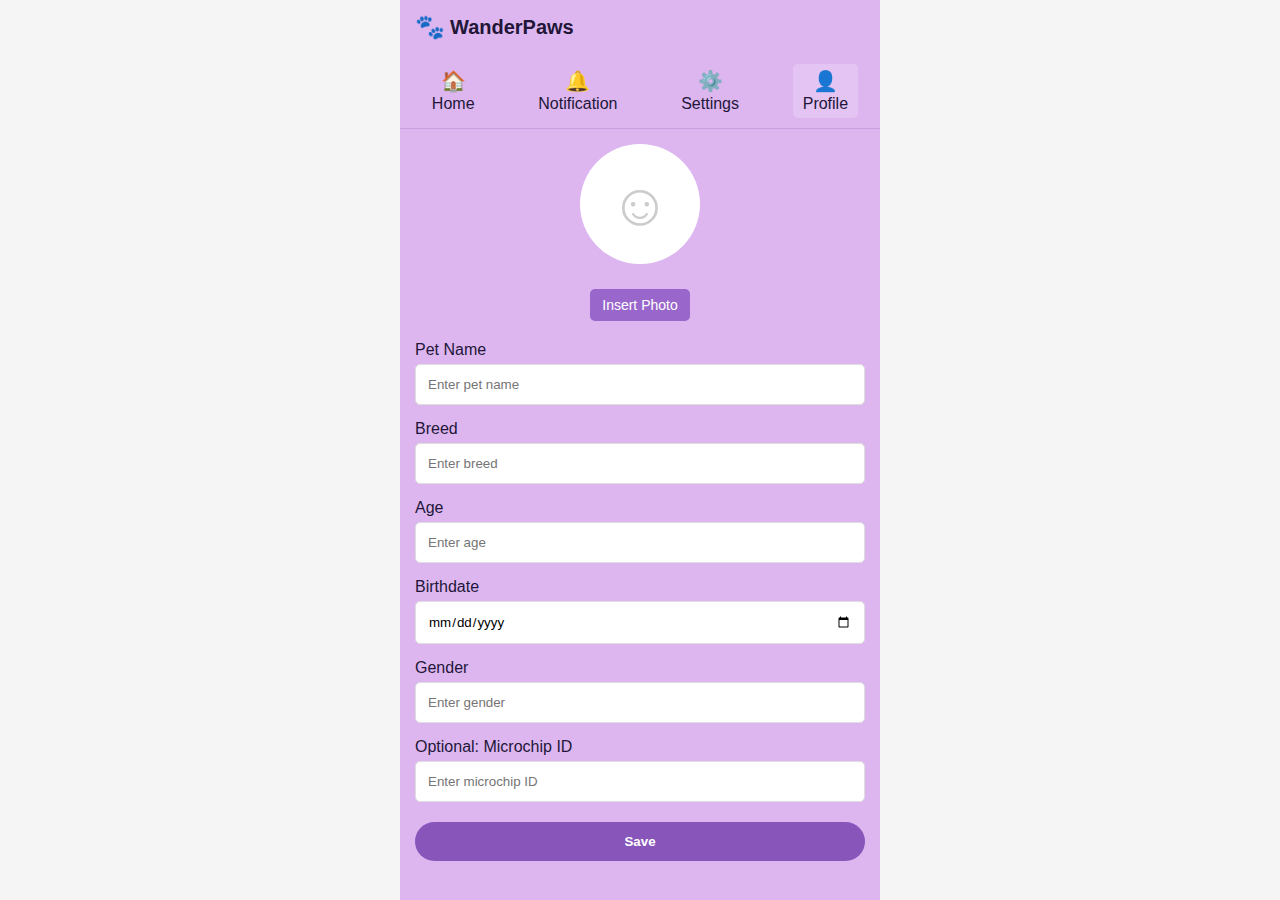
<file: wanderpaws/add-pet.html>
<!DOCTYPE html>
<html lang="en">
<head>
  <meta charset="UTF-8">
  <meta name="viewport" content="width=device-width, initial-scale=1.0">
  <title>WanderPaws - Add Pet</title>
  <link rel="stylesheet" href="styles.css">
</head>
<body>
  <div class="app-container">
    <!-- Header -->
    <div class="header">
      <div class="logo">
        <div class="paw-icon">🐾</div>
        <div>WanderPaws</div>
      </div>
    </div>
    
    <!-- Navigation Bar -->
    <div class="navbar">
      <a href="index.html" class="nav-item">
        <div class="nav-icon">🏠</div>
        <div>Home</div>
      </a>
      <a href="notification.html" class="nav-item">
        <div class="nav-icon">🔔</div>
        <div>Notification</div>
      </a>
      <a href="settings.html" class="nav-item">
        <div class="nav-icon">⚙️</div>
        <div>Settings</div>
      </a>
      <a href="profile.html" class="nav-item active">
        <div class="nav-icon">👤</div>
        <div>Profile</div>
      </a>
    </div>
    
    <!-- Add Pet Screen -->
    <div class="content">
      <form class="pet-form" action="profile.html" method="get">
        <div class="pet-photo-section">
          <div class="empty-photo">
            <span class="smile-icon">☺</span>
          </div>
          <button type="button" class="photo-btn">Insert Photo</button>
        </div>
        
        <div class="form-group">
          <label for="petName">Pet Name</label>
          <input type="text" id="petName" class="form-control" placeholder="Enter pet name">
        </div>
        
        <div class="form-group">
          <label for="petBreed">Breed</label>
          <input type="text" id="petBreed" class="form-control" placeholder="Enter breed">
        </div>
        
        <div class="form-group">
          <label for="petAge">Age</label>
          <input type="text" id="petAge" class="form-control" placeholder="Enter age">
        </div>
        
        <div class="form-group">
          <label for="petBirthdate">Birthdate</label>
          <input type="date" id="petBirthdate" class="form-control">
        </div>
        
        <div class="form-group">
          <label for="petGender">Gender</label>
          <input type="text" id="petGender" class="form-control" placeholder="Enter gender">
        </div>
        
        <div class="form-group">
          <label for="petMicrochip">Optional: Microchip ID</label>
          <input type="text" id="petMicrochip" class="form-control" placeholder="Enter microchip ID">
        </div>
        
        <button type="submit" class="btn btn-primary btn-block">Save</button>
      </form>
    </div>
  </div>
</body>
</html>
</file>
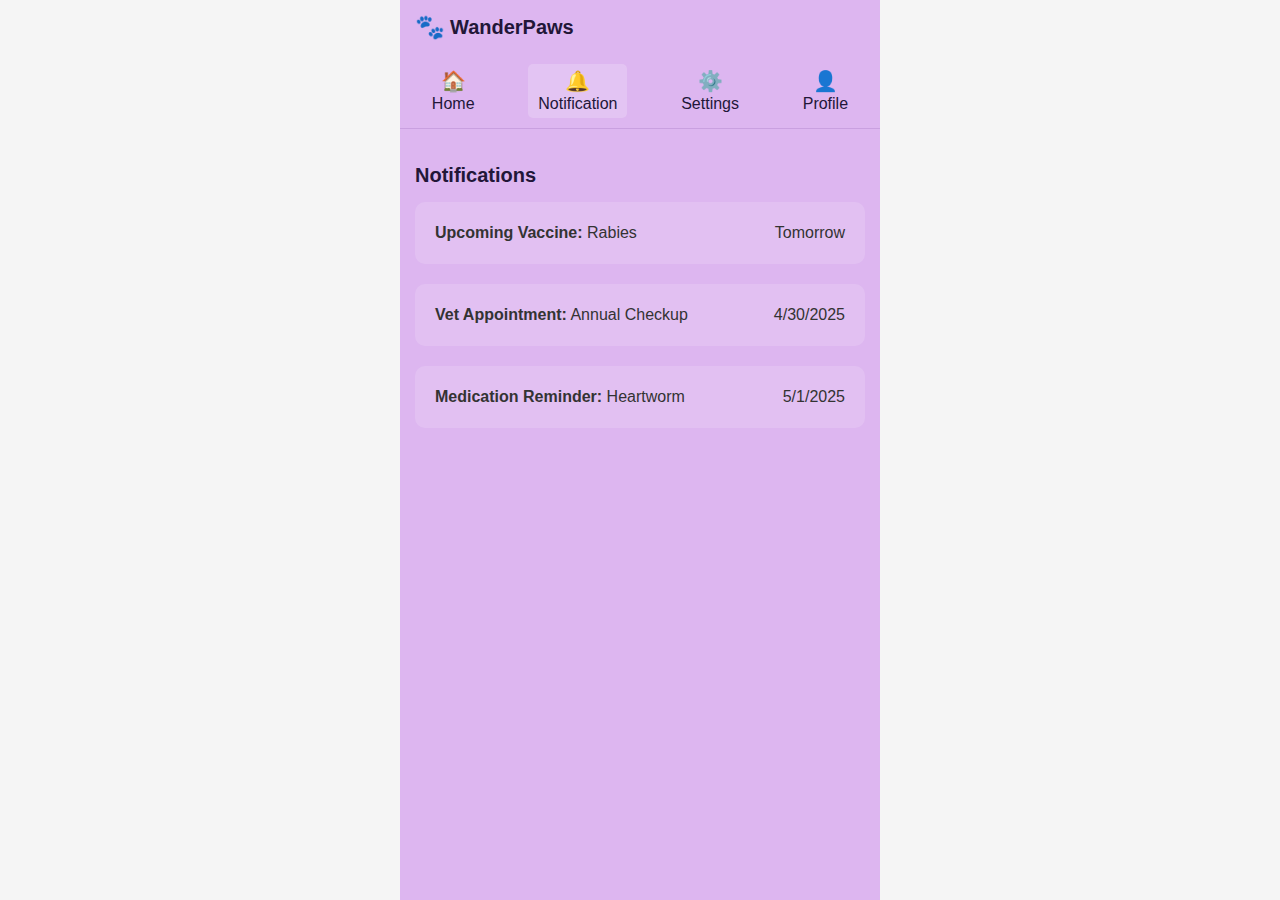
<file: wanderpaws/notification.html>
<!DOCTYPE html>
<html lang="en">
<head>
  <meta charset="UTF-8">
  <meta name="viewport" content="width=device-width, initial-scale=1.0">
  <title>WanderPaws - Notifications</title>
  <link rel="stylesheet" href="styles.css">
</head>
<body>
  <div class="app-container">
    <!-- Header -->
    <div class="header">
      <div class="logo">
        <div class="paw-icon">🐾</div>
        <div>WanderPaws</div>
      </div>
    </div>
    
    <!-- Navigation Bar -->
    <div class="navbar">
      <a href="index.html" class="nav-item">
        <div class="nav-icon">🏠</div>
        <div>Home</div>
      </a>
      <a href="notification.html" class="nav-item active">
        <div class="nav-icon">🔔</div>
        <div>Notification</div>
      </a>
      <a href="settings.html" class="nav-item">
        <div class="nav-icon">⚙️</div>
        <div>Settings</div>
      </a>
      <a href="profile.html" class="nav-item">
        <div class="nav-icon">👤</div>
        <div>Profile</div>
      </a>
    </div>
    
    <!-- Notification Screen -->
    <div class="content">
      <h2 class="section-title">Notifications</h2>
      
      <div class="reminder-item">
        <div class="reminder-row">
          <div><strong>Upcoming Vaccine:</strong> Rabies</div>
          <div>Tomorrow</div>
        </div>
      </div>
      
      <div class="reminder-item">
        <div class="reminder-row">
          <div><strong>Vet Appointment:</strong> Annual Checkup</div>
          <div>4/30/2025</div>
        </div>
      </div>
      
      <div class="reminder-item">
        <div class="reminder-row">
          <div><strong>Medication Reminder:</strong> Heartworm</div>
          <div>5/1/2025</div>
        </div>
      </div>
    </div>
  </div>
</body>
</html>
</file>
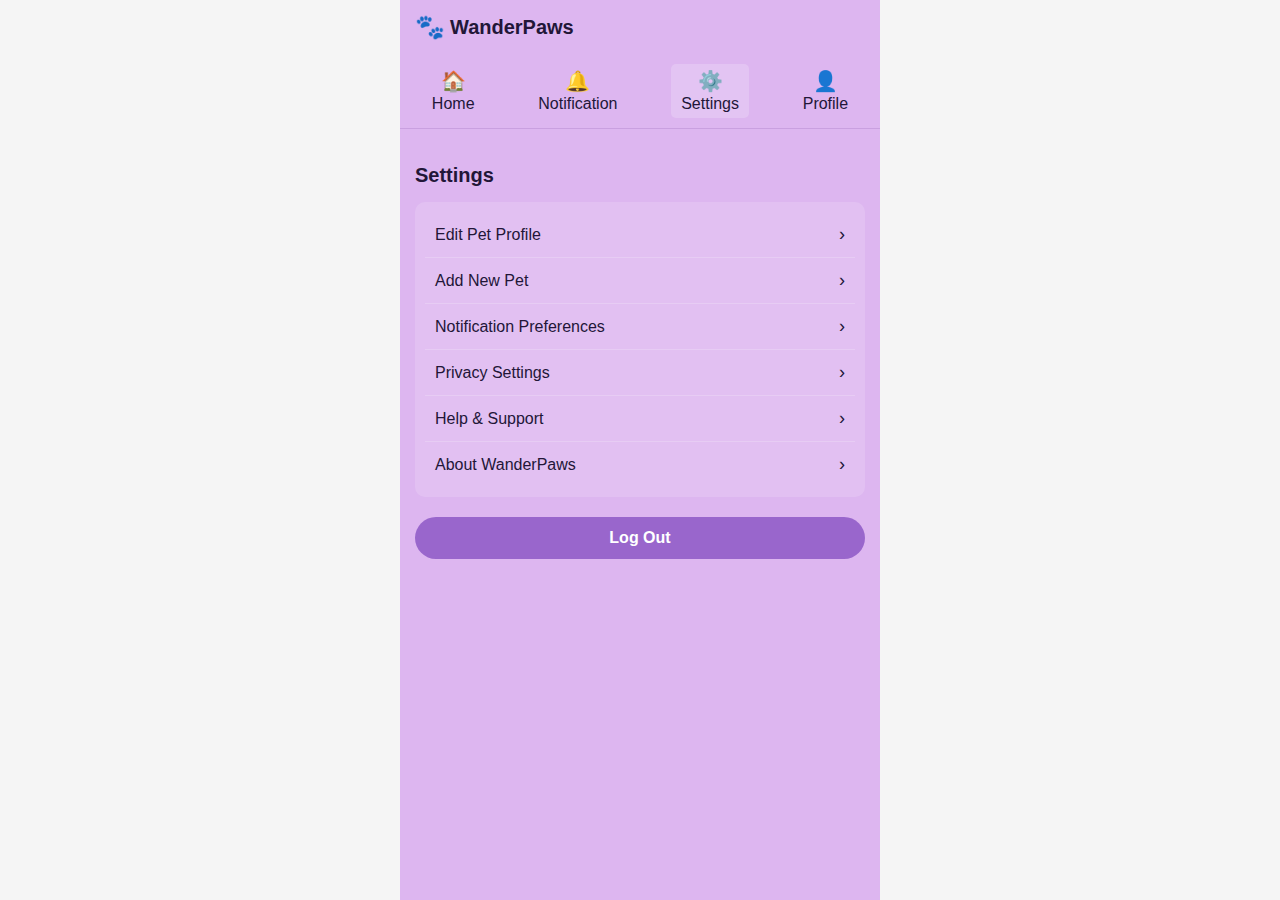
<file: wanderpaws/settings.html>
<!DOCTYPE html>
<html lang="en">
<head>
  <meta charset="UTF-8">
  <meta name="viewport" content="width=device-width, initial-scale=1.0">
  <title>WanderPaws - Settings</title>
  <link rel="stylesheet" href="styles.css">
</head>
<body>
  <div class="app-container">
    <!-- Header -->
    <div class="header">
      <div class="logo">
        <div class="paw-icon">🐾</div>
        <div>WanderPaws</div>
      </div>
    </div>
    
    <!-- Navigation Bar -->
    <div class="navbar">
      <a href="index.html" class="nav-item">
        <div class="nav-icon">🏠</div>
        <div>Home</div>
      </a>
      <a href="notification.html" class="nav-item">
        <div class="nav-icon">🔔</div>
        <div>Notification</div>
      </a>
      <a href="settings.html" class="nav-item active">
        <div class="nav-icon">⚙️</div>
        <div>Settings</div>
      </a>
      <a href="profile.html" class="nav-item">
        <div class="nav-icon">👤</div>
        <div>Profile</div>
      </a>
    </div>
    
    <!-- Settings Screen -->
    <div class="content">
      <h2 class="section-title">Settings</h2>
      
      <div class="settings-list">
        <a href="edit-profile.html" class="settings-item">
          <div>Edit Pet Profile</div>
          <div class="chevron">›</div>
        </a>
        
        <a href="add-pet.html" class="settings-item">
          <div>Add New Pet</div>
          <div class="chevron">›</div>
        </a>
        
        <a href="#" class="settings-item">
          <div>Notification Preferences</div>
          <div class="chevron">›</div>
        </a>
        
        <a href="#" class="settings-item">
          <div>Privacy Settings</div>
          <div class="chevron">›</div>
        </a>
        
        <a href="#" class="settings-item">
          <div>Help & Support</div>
          <div class="chevron">›</div>
        </a>
        
        <a href="#" class="settings-item">
          <div>About WanderPaws</div>
          <div class="chevron">›</div>
        </a>
      </div>
      
      <a href="login.html" class="btn btn-block">Log Out</a>
    </div>
  </div>
</body>
</html>
</file>
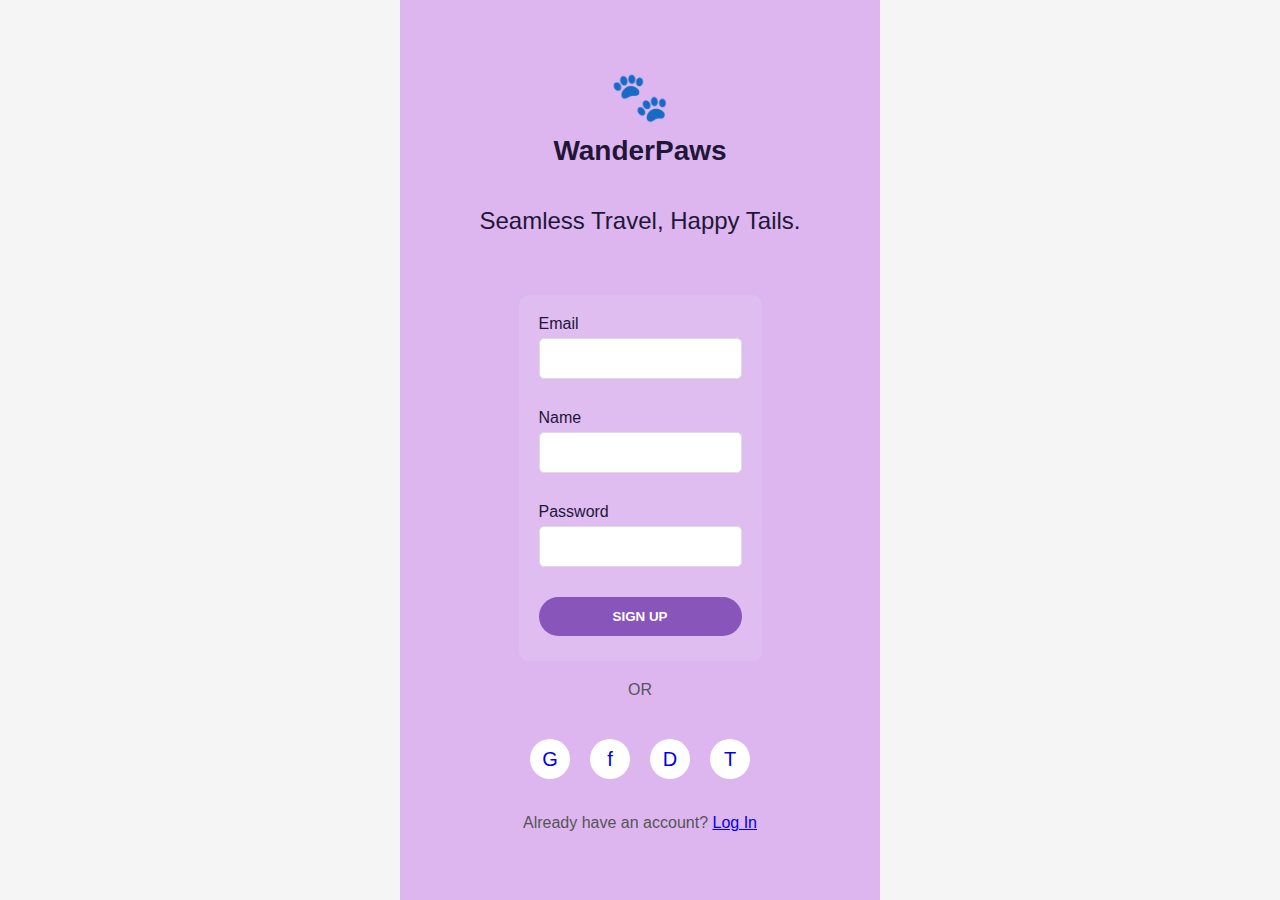
<file: wanderpaws/signup.html>
<!DOCTYPE html>
<html lang="en">
<head>
  <meta charset="UTF-8">
  <meta name="viewport" content="width=device-width, initial-scale=1.0">
  <title>WanderPaws - Sign Up</title>
  <link rel="stylesheet" href="styles.css">
</head>
<body>
  <div class="app-container">
    <div class="startup-screen">
      <div class="logo-large">
        <div class="paw-icon-large">🐾</div>
        <div class="app-name">WanderPaws</div>
      </div>
      
      <div class="tagline">Seamless Travel, Happy Tails.</div>
      
      <form class="login-form" action="index.html" method="get">
        <div class="form-group">
          <label for="email">Email</label>
          <input type="email" id="email" class="form-control" required>
        </div>
        
        <div class="form-group">
          <label for="name">Name</label>
          <input type="text" id="name" class="form-control" required>
        </div>
        
        <div class="form-group">
          <label for="password">Password</label>
          <input type="password" id="password" class="form-control" required>
        </div>
        
        <button type="submit" class="btn btn-primary btn-block">SIGN UP</button>
      </form>
      
      <div class="or-divider">
        <hr><span>OR</span><hr>
      </div>
      
      <div class="social-login">
        <a href="#" class="social-btn">G</a>
        <a href="#" class="social-btn">f</a>
        <a href="#" class="social-btn">D</a>
        <a href="#" class="social-btn">T</a>
      </div>
      
      <div class="skip-link">Already have an account? <a href="login.html">Log In</a></div>
    </div>
  </div>
</body>
</html>
</file>
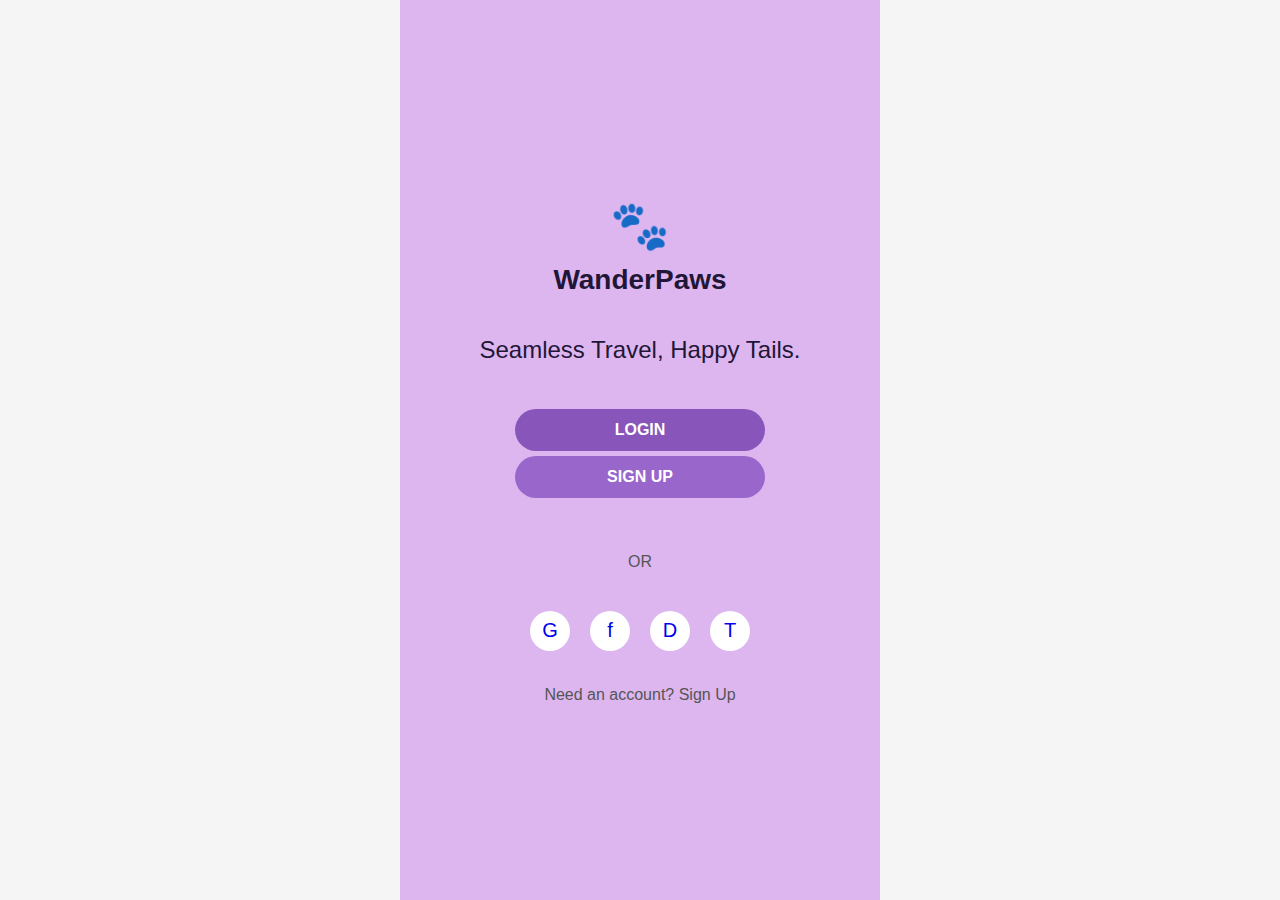
<file: wanderpaws/startup.html>
<!DOCTYPE html>
<html lang="en">
<head>
  <meta charset="UTF-8">
  <meta name="viewport" content="width=device-width, initial-scale=1.0">
  <title>WanderPaws - Welcome</title>
  <link rel="stylesheet" href="styles.css">
</head>
<body>
  <div class="app-container">
    <div class="startup-screen">
      <div class="logo-large">
        <div class="paw-icon-large">🐾</div>
        <div class="app-name">WanderPaws</div>
      </div>
      
      <div class="tagline">Seamless Travel, Happy Tails.</div>
      
      <div class="startup-buttons">
        <a href="login.html" class="btn btn-primary btn-block">LOGIN</a>
        <a href="signup.html" class="btn btn-block">SIGN UP</a>
      </div>
      
      <div class="or-divider">
        <hr><span>OR</span><hr>
      </div>
      
      <div class="social-login">
        <a href="#" class="social-btn">G</a>
        <a href="#" class="social-btn">f</a>
        <a href="#" class="social-btn">D</a>
        <a href="#" class="social-btn">T</a>
      </div>
      
      <a href="index.html" class="skip-link">Need an account? Sign Up</a>
    </div>
  </div>
</body>
</html>
</file>
<file: wanderpaws/styles.css>
/* Global Styles */
* {
    margin: 0;
    padding: 0;
    box-sizing: border-box;
    font-family: 'Arial', sans-serif;
  }
  
  body {
    background-color: #f5f5f5;
    color: #333;
  }
  
  .app-container {
    max-width: 480px;
    margin: 0 auto;
    background-color: #ddb6f0;
    min-height: 100vh;
    position: relative;
    overflow: hidden;
  }
  
  /* Logo & Header Styles */
  .header {
    background-color: #ddb6f0;
    padding: 15px;
    display: flex;
    justify-content: space-between;
    align-items: center;
    box-shadow: 0 2px 5px rgba(0,0,0,0.1);
  }
  
  .logo {
    display: flex;
    align-items: center;
    font-size: 20px;
    font-weight: bold;
    color: #221638;
  }
  
  .paw-icon {
    font-size: 24px;
    margin-right: 5px;
    line-height: 1;
  }
  
  .logo-large {
    display: flex;
    flex-direction: column;
    align-items: center;
    margin-bottom: 20px;
  }
  
  .paw-icon-large {
    font-size: 48px;
    margin-bottom: 10px;
  }
  
  .app-name {
    font-size: 28px;
    font-weight: bold;
    color: #221638;
  }
  
  /* Navigation Bar */
  .navbar {
    display: flex;
    justify-content: space-around;
    background-color: #ddb6f0;
    padding: 10px 0;
    border-bottom: 1px solid #c9a0e0;
  }
  
  .nav-item {
    display: flex;
    flex-direction: column;
    align-items: center;
    text-decoration: none;
    color: #221638;
    padding: 5px 10px;
    border-radius: 5px;
    transition: all 0.3s ease;
  }
  
  .nav-item.active {
    background-color: rgba(255, 255, 255, 0.2);
  }
  
  .nav-icon {
    font-size: 20px;
    margin-bottom: 2px;
  }
  
  /* Content Area */
  .content {
    padding: 15px;
    background-color: #ddb6f0;
  }
  
  /* Welcome Screen */
  .startup-screen {
    height: 100vh;
    display: flex;
    flex-direction: column;
    justify-content: center;
    align-items: center;
    padding: 20px;
    background-color: #ddb6f0;
    position: relative;
  }
  
  .tagline {
    font-size: 24px;
    margin: 20px 0 40px;
    text-align: center;
    color: #221638;
  }
  
  .startup-buttons {
    width: 100%;
    max-width: 250px;
    margin-bottom: 30px;
  }
  
  /* Button Styles */
  .btn {
    display: inline-block;
    padding: 12px 20px;
    border-radius: 25px;
    background-color: #9966cc;
    color: white;
    text-decoration: none;
    text-align: center;
    font-weight: bold;
    cursor: pointer;
    border: none;
    margin: 5px 0;
    transition: all 0.3s ease;
  }
  
  .btn:hover, .btn:active {
    background-color: #8855bb;
  }
  
  .btn-primary {
    background-color: #8855bb;
  }
  
  .btn-block {
    display: block;
    width: 100%;
  }
  
  .skip-link {
    margin-top: 15px;
    color: #555;
    text-decoration: none;
  }
  
  /* Pet Profile Styles */
  .pet-profile {
    display: flex;
    align-items: center;
    margin-bottom: 20px;
  }
  
  .pet-image {
    width: 60px;
    height: 60px;
    border-radius: 50%;
    object-fit: cover;
    margin-right: 15px;
    background-color: #fff;
  }
  
  .pet-image-large {
    width: 120px;
    height: 120px;
    border-radius: 50%;
    object-fit: cover;
    margin-bottom: 15px;
    background-color: #fff;
  }
  
  .welcome-text h2, .pet-info h2 {
    margin-bottom: 5px;
    color: #221638;
  }
  
  .pet-details, .pet-details-list {
    font-size: 14px;
    color: #333;
  }
  
  .pet-details-list {
    margin: 5px 0;
  }
  
  .pet-profile-detailed {
    display: flex;
    flex-direction: column;
    align-items: center;
    text-align: center;
    margin-bottom: 20px;
    padding: 15px;
    background-color: rgba(255, 255, 255, 0.1);
    border-radius: 10px;
  }
  
  /* Feature Image Section */
  .feature-image-container {
    position: relative;
    margin-bottom: 20px;
    border-radius: 10px;
    overflow: hidden;
  }
  
  .feature-image {
    width: 100%;
    height: auto;
    display: block;
  }
  
  .feature-caption {
    position: absolute;
    bottom: 0;
    left: 0;
    right: 0;
    padding: 10px 15px;
    background-color: rgba(0, 0, 0, 0.5);
    color: white;
  }
  
  /* Reminders & Lists */
  .upcoming-reminders, .reminder-item, .vaccination-list, .settings-list, .history-table {
    margin-top: 15px;
    margin-bottom: 20px;
    background-color: rgba(255, 255, 255, 0.15);
    border-radius: 10px;
    padding: 10px;
  }
  
  .reminder-row, .history-row, .vaccination-item, .settings-item {
    display: flex;
    justify-content: space-between;
    align-items: center;
    padding: 12px 10px;
    border-bottom: 1px solid rgba(255, 255, 255, 0.2);
  }
  
  .reminder-row:last-child, .history-row:last-child, .vaccination-item:last-child, .settings-item:last-child {
    border-bottom: none;
  }
  
  .with-icon {
    position: relative;
    padding-left: 30px;
  }
  
  .bell-icon, .calendar-icon {
    margin-right: 5px;
  }
  
  .chevron {
    font-size: 18px;
  }
  
  /* Settings Items */
  .settings-item {
    text-decoration: none;
    color: #221638;
  }
  
  .section-title {
    margin: 20px 0 15px;
    color: #221638;
    font-size: 20px;
  }
  
  /* Form Styles */
  .form-container {
    padding: 15px;
    background-color: rgba(255, 255, 255, 0.1);
    border-radius: 10px;
    margin-bottom: 20px;
  }
  
  .form-group {
    margin-bottom: 15px;
  }
  
  label {
    display: block;
    margin-bottom: 5px;
    color: #221638;
  }
  
  .form-control {
    width: 100%;
    padding: 12px;
    border-radius: 5px;
    border: 1px solid #ddd;
    background-color: white;
  }
  
  .photo-btn, .view-link, .view-date, .text-btn {
    display: inline-block;
    padding: 8px 12px;
    background-color: #9966cc;
    color: white;
    border-radius: 5px;
    text-decoration: none;
    text-align: center;
    font-size: 14px;
    margin-top: 10px;
    cursor: pointer;
    border: none;
  }
  
  .text-btn {
    background-color: transparent;
    color: #6633cc;
    padding: 5px;
  }
  
  .file-input {
    display: none;
  }
  
  .file-label {
    display: inline-block;
    padding: 10px 15px;
    background-color: #9966cc;
    color: white;
    border-radius: 5px;
    cursor: pointer;
  }
  
  .attach-icon {
    margin-right: 5px;
  }
  
  /* Checkbox Styles */
  .checkbox-container {
    display: block;
    position: relative;
    padding-left: 35px;
    margin-bottom: 12px;
    cursor: pointer;
    font-size: 16px;
    user-select: none;
  }
  
  .checkbox-container input {
    position: absolute;
    opacity: 0;
    cursor: pointer;
    height: 0;
    width: 0;
  }
  
  .checkmark {
    position: absolute;
    top: 0;
    left: 0;
    height: 25px;
    width: 25px;
    background-color: #eee;
    border-radius: 5px;
  }
  
  .checkbox-container:hover input ~ .checkmark {
    background-color: #ccc;
  }
  
  .checkbox-container input:checked ~ .checkmark {
    background-color: #9966cc;
  }
  
  /* Add Button Styles */
  .add-btn {
    display: flex;
    align-items: center;
    justify-content: center;
    padding: 10px 15px;
    background-color: rgba(255, 255, 255, 0.2);
    color: #221638;
    border-radius: 5px;
    text-decoration: none;
    margin: 10px 0;
    transition: all 0.3s ease;
    cursor: pointer;
  }
  
  .add-btn:hover {
    background-color: rgba(255, 255, 255, 0.3);
  }
  
  .add-icon {
    margin-right: 5px;
    font-size: 16px;
  }
  
  /* Document View Styles */
  .document-container {
    margin: 20px 0;
    border-radius: 10px;
    overflow: hidden;
    background-color: white;
  }
  
  .document-image {
    width: 100%;
    display: block;
  }
  
  .document-info {
    background-color: rgba(255, 255, 255, 0.1);
    border-radius: 10px;
    padding: 15px;
  }
  
  .info-item {
    margin-bottom: 10px;
  }
  
  .info-label {
    font-weight: bold;
    margin-right: 10px;
  }
  
  /* Checkmark Graphics */
  .checkmark-graphic {
    display: flex;
    justify-content: center;
    margin: 20px 0;
  }
  
  .circle {
    width: 80px;
    height: 80px;
    background-color: #9966cc;
    border-radius: 50%;
    display: flex;
    align-items: center;
    justify-content: center;
  }
  
  .checkmark {
    color: white;
    font-size: 40px;
  }
  
  /* Login and Signup Forms */
  .login-form {
    padding: 20px;
    background-color: rgba(255, 255, 255, 0.1);
    border-radius: 10px;
    margin-top: 20px;
  }
  
  /* Empty Photo Container */
  .empty-photo {
    width: 120px;
    height: 120px;
    border-radius: 50%;
    background-color: white;
    display: flex;
    align-items: center;
    justify-content: center;
    margin-bottom: 15px;
  }
  
  .smile-icon {
    font-size: 60px;
    color: #ccc;
  }
  
  /* Action Buttons Section */
  .action-buttons {
    display: flex;
    justify-content: space-between;
    margin: 20px 0;
  }
  
  .action-buttons .btn,
  .action-buttons .add-btn {
    flex: 1;
    margin: 0 5px;
  }
  
  /* Bottom Button Section */
  .bottom-btn-section {
    margin-top: 30px;
    text-align: center;
  }
  
  /* Pet Form Specific */
  .pet-form, .record-form {
    display: flex;
    flex-direction: column;
  }
  
  .pet-photo-section {
    display: flex;
    flex-direction: column;
    align-items: center;
    margin-bottom: 20px;
  }
  
  /* Social Login Buttons */
  .social-login {
    display: flex;
    justify-content: center;
    margin: 20px 0;
  }
  
  .social-btn {
    width: 40px;
    height: 40px;
    margin: 0 10px;
    border-radius: 50%;
    display: flex;
    align-items: center;
    justify-content: center;
    background-color: white;
    text-decoration: none;
    font-size: 20px;
  }
  
  .divider {
    display: flex;
    align-items: center;
    text-align: center;
    margin: 20px 0;
  }
  
  .divider::before,
  .divider::after {
    content: '';
    flex: 1;
    border-bottom: 1px solid #ddd;
  }
  
  .divider span {
    padding: 0 10px;
    color: #666;
    font-size: 14px;
  }
  
  /* History Items */
  .history-header {
    display: flex;
    justify-content: space-between;
    background-color: rgba(255, 255, 255, 0.1);
    padding: 10px;
    font-weight: bold;
    margin-top: 10px;
    border-top-left-radius: 5px;
    border-top-right-radius: 5px;
  }
  
  /* View Document Link */
  .view-link {
    background-color: transparent;
    color: #8855bb;
    text-decoration: underline;
  }
  
  /* Login Form Style */
  .login-form input[type="email"],
  .login-form input[type="password"],
  .login-form input[type="text"] {
    width: 100%;
    padding: 12px;
    margin-bottom: 15px;
    border-radius: 5px;
    border: 1px solid #ddd;
  }
  
  /* Remember Me Checkbox */
  .remember-checkbox {
    display: flex;
    align-items: center;
    margin-bottom: 15px;
  }
  
  .remember-checkbox input {
    margin-right: 10px;
  }
  
  /* Forgot Password Link */
  .forgot-password {
    text-align: center;
    margin: 15px 0;
  }
  
  .forgot-password a {
    color: #555;
    text-decoration: none;
  }
  
  /* OR Divider */
  .or-divider {
    display: flex;
    align-items: center;
    margin: 20px 0;
  }
  
  .or-divider hr {
    flex: 1;
    border: 0;
    height: 1px;
    background-color: #ddd;
  }
  
  .or-divider span {
    padding: 0 15px;
    color: #555;
  }
</file>
